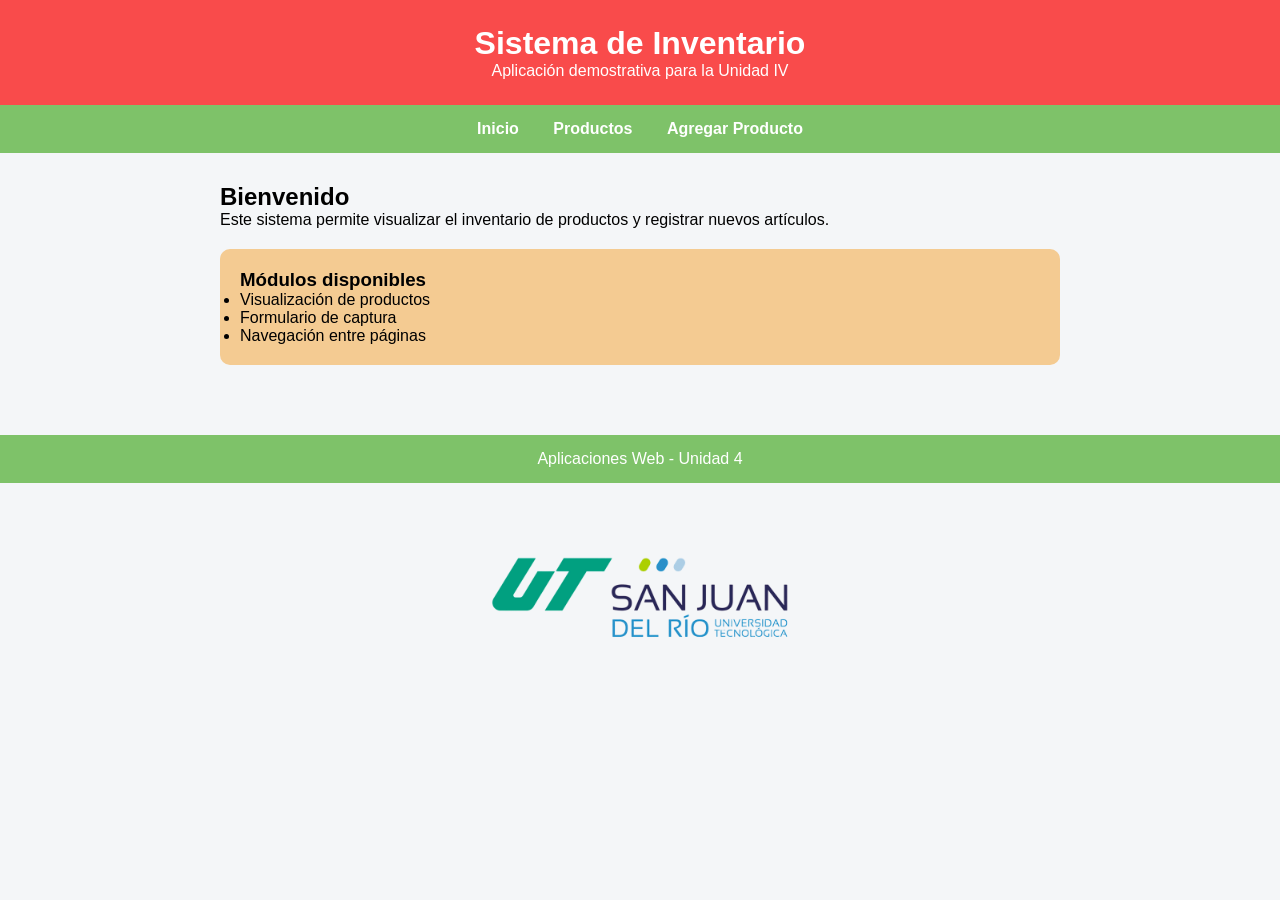
<file: index.html>
<!DOCTYPE html>
<html lang="es">

<head>
    <meta charset="UTF-8">
    <title>Sistema de Inventario</title>
    <link rel="stylesheet" href="style.css?v=2">
    <script>
        // Redirige automáticamente al servidor web local cuando se abre con doble clic (file://)
        if (window.location.protocol === 'file:' || window.location.protocol === 'file') {
            window.location.href = 'http://localhost/inventario-web/index.php';
        }
    </script>
</head>

<body>

    <header>
        <h1>Sistema de Inventario</h1>
        <p>Aplicación demostrativa para la Unidad IV</p>
    </header>

    <nav>
        <a href="http://localhost/inventario-web/index.php">Inicio</a>
        <a href="http://localhost/inventario-web/productos.php">Productos</a>
        <a href="http://localhost/inventario-web/agregar.php">Agregar Producto</a>
    </nav>

    <main>
        <h2>Bienvenido</h2>

        <p>
            Este sistema permite visualizar el inventario de productos
            y registrar nuevos artículos.
        </p>

        <div class="card">
            <h3>Módulos disponibles</h3>
            <ul>
                <li>Visualización de productos</li>
                <li>Formulario de captura</li>
                <li>Navegación entre páginas</li>
            </ul>
        </div>
    </main>

    <footer>
        Aplicaciones Web - Unidad 4
    </footer>
    <br>
    <img src="img/without.png" alt="Logo UTSAN JUAN" class="footer-img">
</body>

</html>
</file>
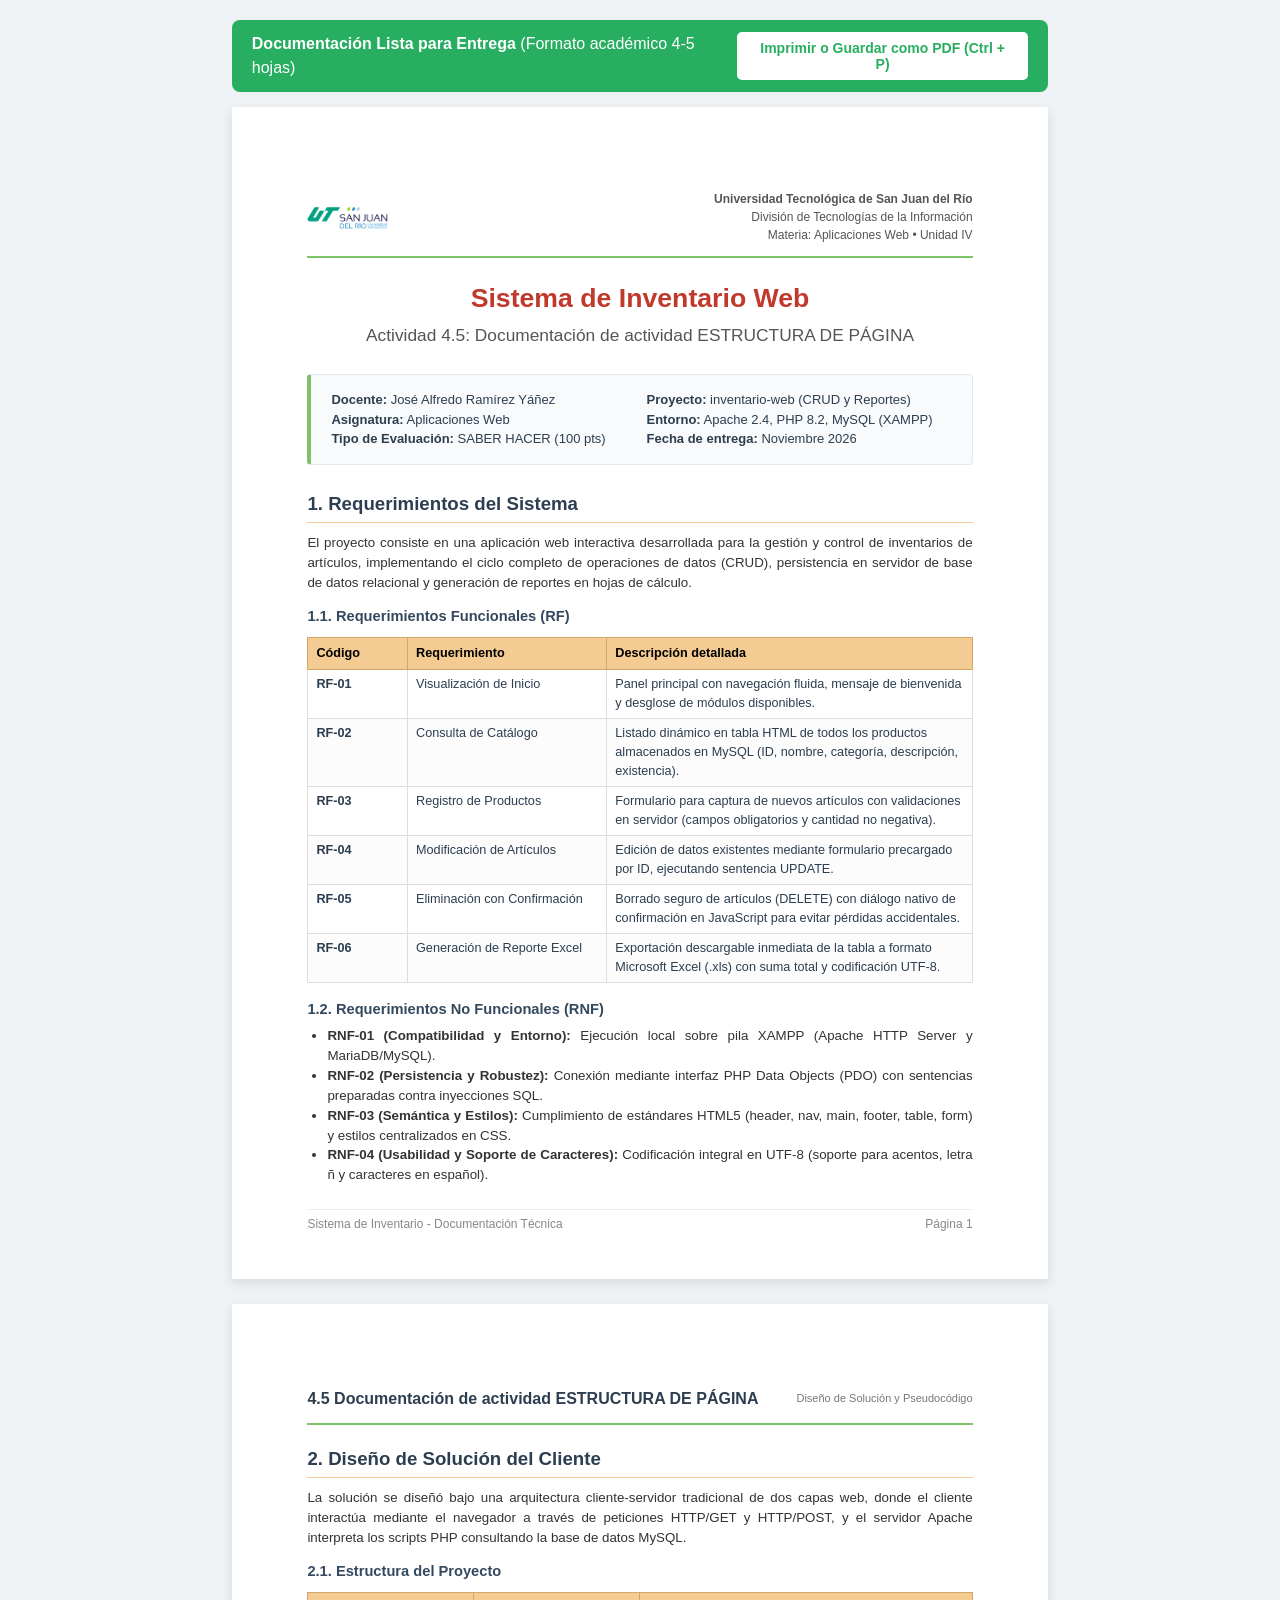
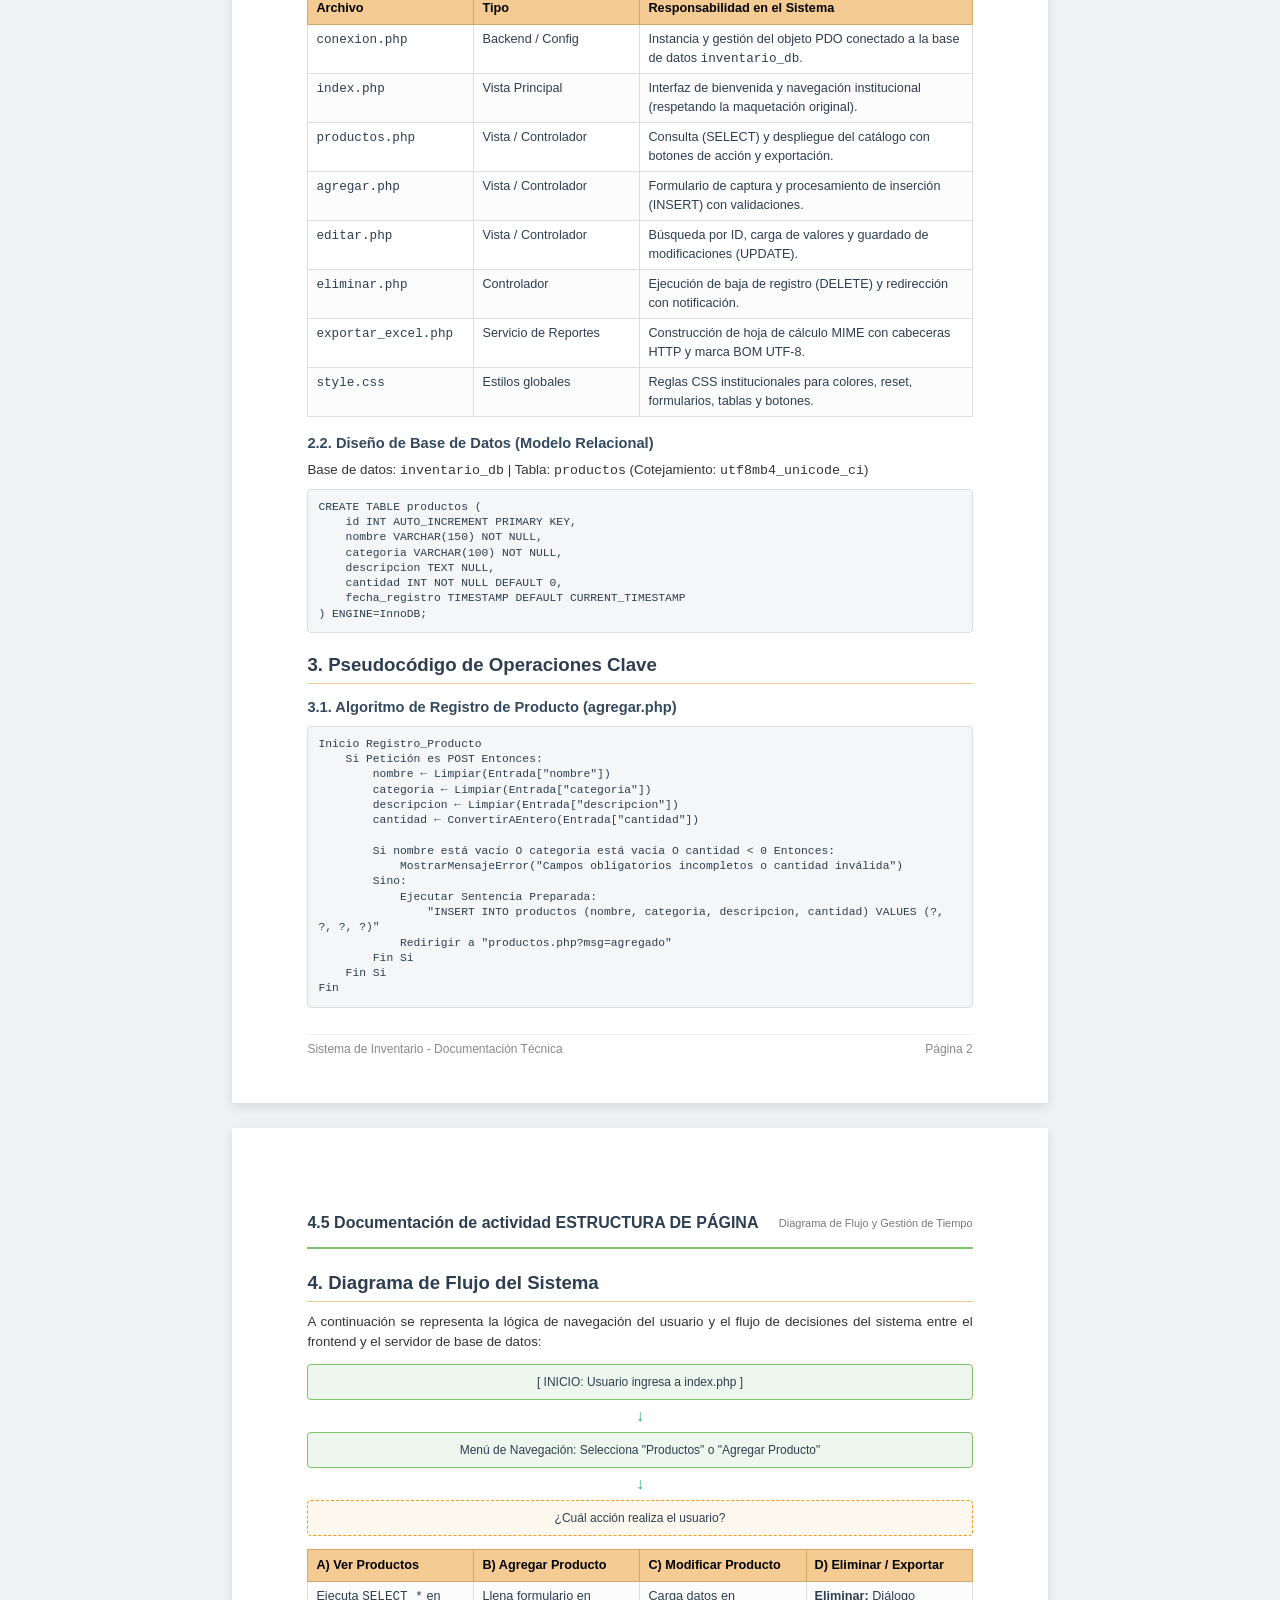
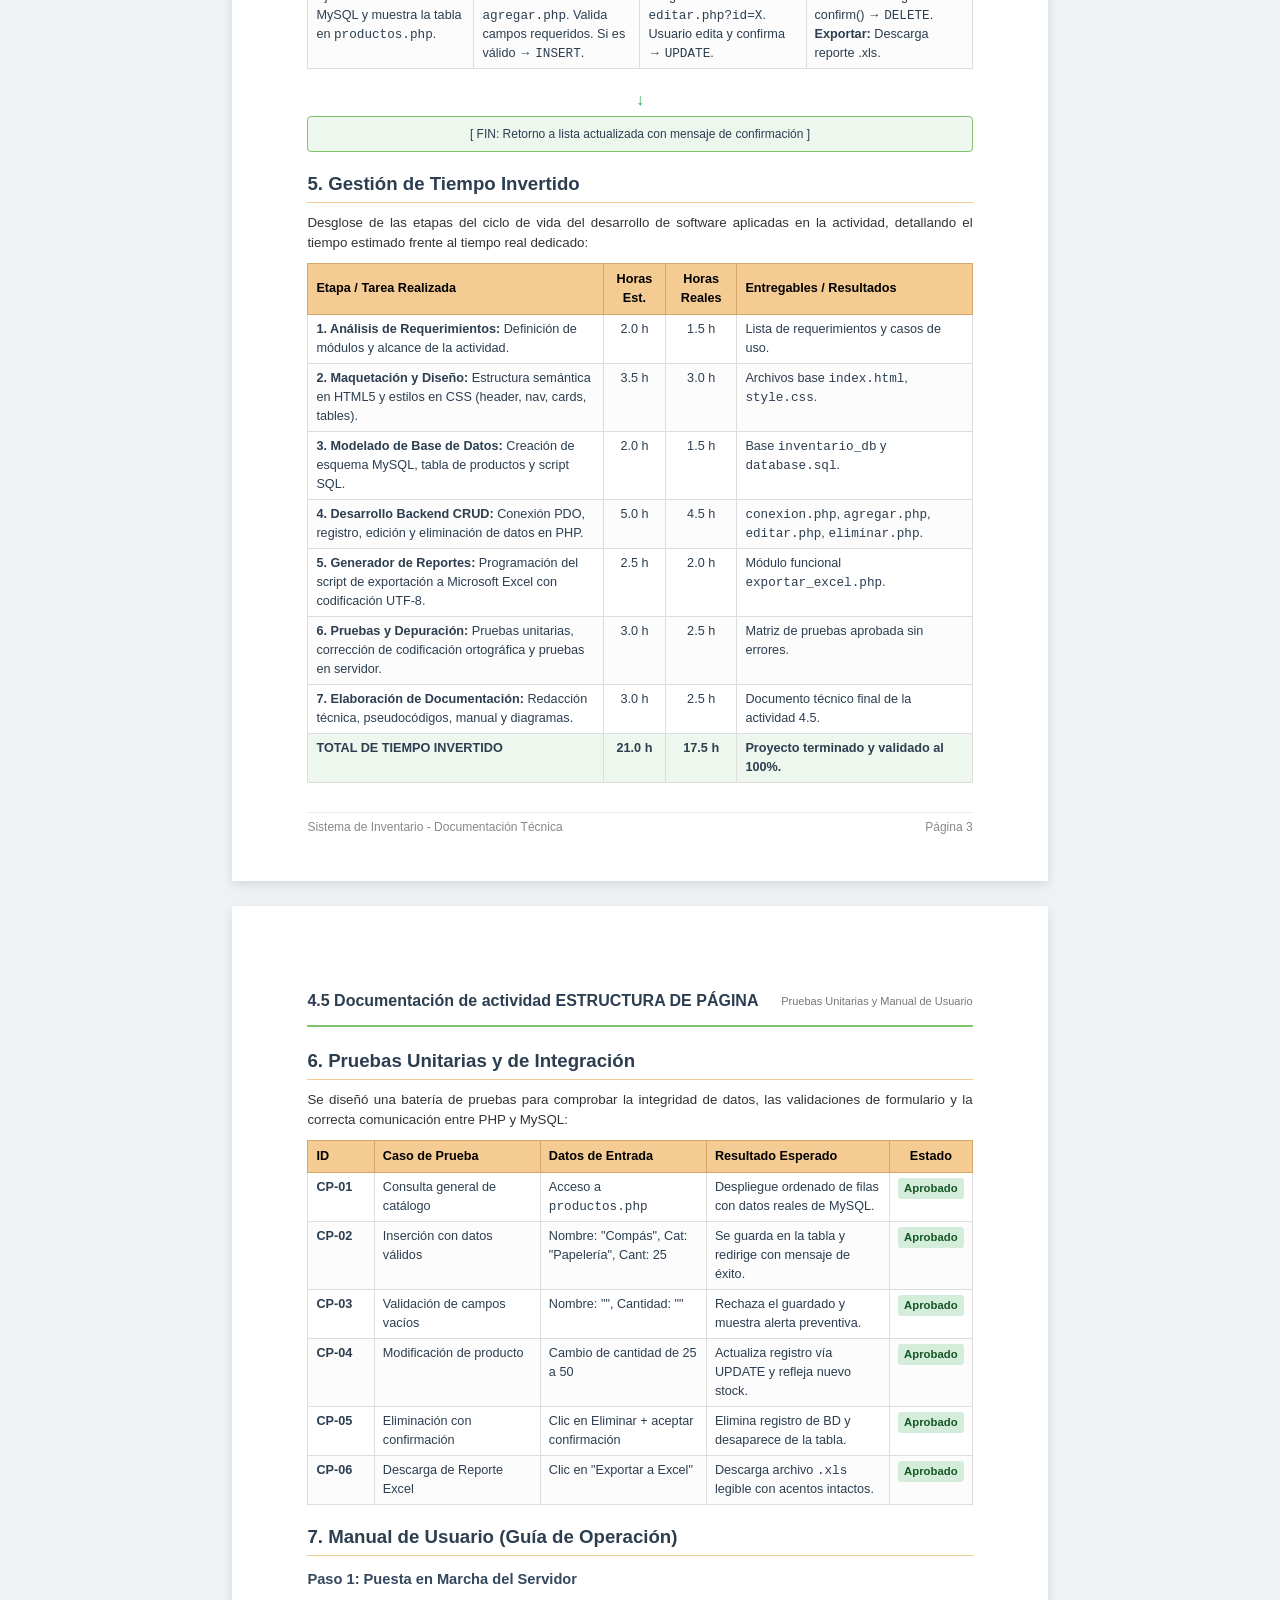
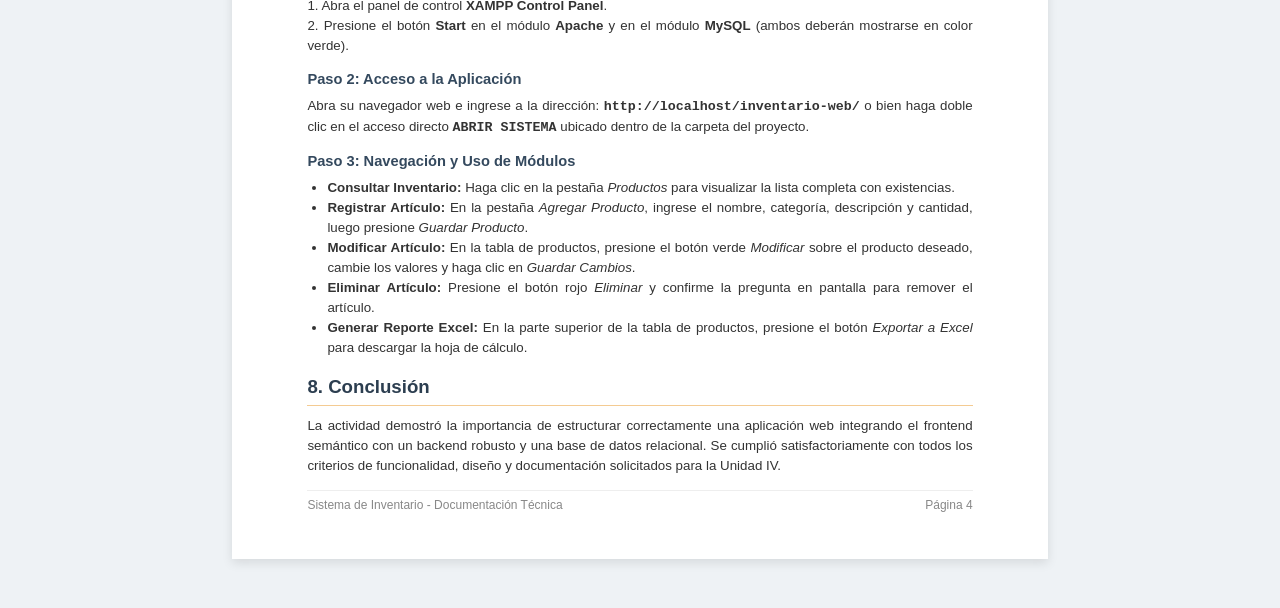
<file: documentacion.html>
<!DOCTYPE html>
<html lang="es">
<head>
    <meta charset="UTF-8">
    <meta name="viewport" content="width=device-width, initial-scale=1.0">
    <title>Documentación - 4.5 Estructura de Página (Sistema de Inventario)</title>
    <style>
        * {
            box-sizing: border-box;
            margin: 0;
            padding: 0;
        }
        body {
            font-family: 'Segoe UI', Arial, Helvetica, sans-serif;
            color: #2c3e50;
            line-height: 1.5;
            background: #eef2f5;
            padding: 20px;
        }
        .hoja {
            background: white;
            width: 216mm;
            min-height: 279mm;
            margin: 0 auto 25px auto;
            padding: 22mm 20mm;
            box-shadow: 0 4px 10px rgba(0,0,0,0.1);
            position: relative;
        }
        @media print {
            body {
                background: white;
                padding: 0;
            }
            .hoja {
                width: 100%;
                min-height: auto;
                box-shadow: none;
                margin: 0;
                padding: 15mm 15mm;
                page-break-after: always;
                break-after: page;
            }
            .no-print {
                display: none !important;
            }
        }
        .barra-imprimir {
            max-width: 216mm;
            margin: 0 auto 15px auto;
            background: #27ae60;
            color: white;
            padding: 12px 20px;
            border-radius: 8px;
            display: flex;
            justify-content: space-between;
            align-items: center;
        }
        .btn-imprimir {
            background: white;
            color: #27ae60;
            border: none;
            padding: 8px 16px;
            font-weight: bold;
            font-size: 14px;
            border-radius: 5px;
            cursor: pointer;
            text-decoration: none;
        }
        .btn-imprimir:hover {
            background: #f0f0f0;
        }
        .encabezado-doc {
            border-bottom: 2px solid #7ec269;
            padding-bottom: 12px;
            margin-bottom: 20px;
            display: flex;
            justify-content: space-between;
            align-items: center;
        }
        .logo-ut {
            max-height: 50px;
        }
        .datos-materia {
            text-align: right;
            font-size: 12px;
            color: #555;
        }
        h1.titulo-portada {
            font-size: 20pt;
            color: #c0392b;
            text-align: center;
            margin: 15px 0 5px 0;
        }
        h2.subtitulo-portada {
            font-size: 13pt;
            color: #555;
            text-align: center;
            margin-bottom: 25px;
            font-weight: normal;
        }
        .caja-datos-portada {
            background: #f8fafc;
            border: 1px solid #e2e8f0;
            border-left: 4px solid #7ec269;
            padding: 15px 20px;
            margin-bottom: 25px;
            border-radius: 4px;
            font-size: 13px;
            display: grid;
            grid-template-columns: 1fr 1fr;
            gap: 10px;
        }
        h2.seccion {
            font-size: 14pt;
            color: #2c3e50;
            border-bottom: 1.5px solid #F4CB92;
            padding-bottom: 4px;
            margin-top: 18px;
            margin-bottom: 10px;
        }
        h3.subseccion {
            font-size: 11pt;
            color: #34495e;
            margin: 12px 0 6px 0;
        }
        p, li {
            font-size: 10pt;
            color: #333;
            text-align: justify;
        }
        ul, ol {
            margin-left: 20px;
            margin-bottom: 10px;
        }
        table.tabla-doc {
            width: 100%;
            border-collapse: collapse;
            margin: 10px 0 15px 0;
            font-size: 9.5pt;
        }
        table.tabla-doc th {
            background: #F4CB92;
            color: #000;
            border: 1px solid #d4a768;
            padding: 6px 8px;
            text-align: left;
            font-weight: bold;
        }
        table.tabla-doc td {
            border: 1px solid #ddd;
            padding: 5px 8px;
            vertical-align: top;
        }
        table.tabla-doc tr:nth-child(even) {
            background: #fcfcfc;
        }
        .codigo-box {
            background: #f4f6f8;
            border: 1px solid #ddd;
            border-radius: 4px;
            padding: 10px;
            font-family: 'Consolas', 'Courier New', monospace;
            font-size: 8.5pt;
            line-height: 1.35;
            margin: 8px 0 12px 0;
            white-space: pre-wrap;
        }
        .pie-pagina {
            position: absolute;
            bottom: 12mm;
            left: 20mm;
            right: 20mm;
            border-top: 1px solid #eee;
            padding-top: 5px;
            font-size: 9pt;
            color: #888;
            display: flex;
            justify-content: space-between;
        }
        @media print {
            .pie-pagina {
                position: static;
                margin-top: 25px;
            }
        }
        .diagrama-contenedor {
            display: flex;
            flex-direction: column;
            gap: 8px;
            margin: 12px 0;
            font-size: 9pt;
        }
        .nodo-diagrama {
            background: #eef7ee;
            border: 1px solid #7ec269;
            border-radius: 4px;
            padding: 8px 12px;
            text-align: center;
            font-weight: 500;
        }
        .nodo-decision {
            background: #fff8ee;
            border: 1px dashed #f39c12;
            border-radius: 4px;
            padding: 8px 12px;
            text-align: center;
            font-weight: 500;
        }
        .flecha {
            text-align: center;
            color: #27ae60;
            font-weight: bold;
            font-size: 12pt;
            line-height: 1;
        }
        .badge-estado {
            display: inline-block;
            background: #d4edda;
            color: #155724;
            padding: 2px 6px;
            border-radius: 3px;
            font-weight: bold;
            font-size: 8.5pt;
        }
    </style>
</head>
<body>

    <div class="barra-imprimir no-print">
        <div>
            <strong>Documentación Lista para Entrega</strong> (Formato académico 4-5 hojas)
        </div>
        <div>
            <button onclick="window.print()" class="btn-imprimir">Imprimir o Guardar como PDF (Ctrl + P)</button>
        </div>
    </div>

    <!-- ==================== PÁGINA 1 ==================== -->
    <div class="hoja">
        <div class="encabezado-doc">
            <img src="img/without.png" alt="Logo UTSAN JUAN" class="logo-ut">
            <div class="datos-materia">
                <strong>Universidad Tecnológica de San Juan del Río</strong><br>
                División de Tecnologías de la Información<br>
                Materia: Aplicaciones Web • Unidad IV
            </div>
        </div>

        <h1 class="titulo-portada">Sistema de Inventario Web</h1>
        <h2 class="subtitulo-portada">Actividad 4.5: Documentación de actividad ESTRUCTURA DE PÁGINA</h2>

        <div class="caja-datos-portada">
            <div>
                <strong>Docente:</strong> José Alfredo Ramírez Yáñez<br>
                <strong>Asignatura:</strong> Aplicaciones Web<br>
                <strong>Tipo de Evaluación:</strong> SABER HACER (100 pts)
            </div>
            <div>
                <strong>Proyecto:</strong> inventario-web (CRUD y Reportes)<br>
                <strong>Entorno:</strong> Apache 2.4, PHP 8.2, MySQL (XAMPP)<br>
                <strong>Fecha de entrega:</strong> Noviembre 2026
            </div>
        </div>

        <h2 class="seccion">1. Requerimientos del Sistema</h2>
        <p>El proyecto consiste en una aplicación web interactiva desarrollada para la gestión y control de inventarios de artículos, implementando el ciclo completo de operaciones de datos (CRUD), persistencia en servidor de base de datos relacional y generación de reportes en hojas de cálculo.</p>

        <h3 class="subseccion">1.1. Requerimientos Funcionales (RF)</h3>
        <table class="tabla-doc">
            <thead>
                <tr>
                    <th style="width: 15%;">Código</th>
                    <th style="width: 30%;">Requerimiento</th>
                    <th>Descripción detallada</th>
                </tr>
            </thead>
            <tbody>
                <tr>
                    <td><strong>RF-01</strong></td>
                    <td>Visualización de Inicio</td>
                    <td>Panel principal con navegación fluida, mensaje de bienvenida y desglose de módulos disponibles.</td>
                </tr>
                <tr>
                    <td><strong>RF-02</strong></td>
                    <td>Consulta de Catálogo</td>
                    <td>Listado dinámico en tabla HTML de todos los productos almacenados en MySQL (ID, nombre, categoría, descripción, existencia).</td>
                </tr>
                <tr>
                    <td><strong>RF-03</strong></td>
                    <td>Registro de Productos</td>
                    <td>Formulario para captura de nuevos artículos con validaciones en servidor (campos obligatorios y cantidad no negativa).</td>
                </tr>
                <tr>
                    <td><strong>RF-04</strong></td>
                    <td>Modificación de Artículos</td>
                    <td>Edición de datos existentes mediante formulario precargado por ID, ejecutando sentencia UPDATE.</td>
                </tr>
                <tr>
                    <td><strong>RF-05</strong></td>
                    <td>Eliminación con Confirmación</td>
                    <td>Borrado seguro de artículos (DELETE) con diálogo nativo de confirmación en JavaScript para evitar pérdidas accidentales.</td>
                </tr>
                <tr>
                    <td><strong>RF-06</strong></td>
                    <td>Generación de Reporte Excel</td>
                    <td>Exportación descargable inmediata de la tabla a formato Microsoft Excel (.xls) con suma total y codificación UTF-8.</td>
                </tr>
            </tbody>
        </table>

        <h3 class="subseccion">1.2. Requerimientos No Funcionales (RNF)</h3>
        <ul>
            <li><strong>RNF-01 (Compatibilidad y Entorno):</strong> Ejecución local sobre pila XAMPP (Apache HTTP Server y MariaDB/MySQL).</li>
            <li><strong>RNF-02 (Persistencia y Robustez):</strong> Conexión mediante interfaz PHP Data Objects (PDO) con sentencias preparadas contra inyecciones SQL.</li>
            <li><strong>RNF-03 (Semántica y Estilos):</strong> Cumplimiento de estándares HTML5 (header, nav, main, footer, table, form) y estilos centralizados en CSS.</li>
            <li><strong>RNF-04 (Usabilidad y Soporte de Caracteres):</strong> Codificación integral en UTF-8 (soporte para acentos, letra ñ y caracteres en español).</li>
        </ul>

        <div class="pie-pagina">
            <span>Sistema de Inventario - Documentación Técnica</span>
            <span>Página 1</span>
        </div>
    </div>

    <!-- ==================== PÁGINA 2 ==================== -->
    <div class="hoja">
        <div class="encabezado-doc">
            <strong>4.5 Documentación de actividad ESTRUCTURA DE PÁGINA</strong>
            <span style="font-size: 11px; color: #777;">Diseño de Solución y Pseudocódigo</span>
        </div>

        <h2 class="seccion">2. Diseño de Solución del Cliente</h2>
        <p>La solución se diseñó bajo una arquitectura cliente-servidor tradicional de dos capas web, donde el cliente interactúa mediante el navegador a través de peticiones HTTP/GET y HTTP/POST, y el servidor Apache interpreta los scripts PHP consultando la base de datos MySQL.</p>

        <h3 class="subseccion">2.1. Estructura del Proyecto</h3>
        <table class="tabla-doc">
            <thead>
                <tr>
                    <th style="width: 25%;">Archivo</th>
                    <th style="width: 25%;">Tipo</th>
                    <th>Responsabilidad en el Sistema</th>
                </tr>
            </thead>
            <tbody>
                <tr>
                    <td><code>conexion.php</code></td>
                    <td>Backend / Config</td>
                    <td>Instancia y gestión del objeto PDO conectado a la base de datos <code>inventario_db</code>.</td>
                </tr>
                <tr>
                    <td><code>index.php</code></td>
                    <td>Vista Principal</td>
                    <td>Interfaz de bienvenida y navegación institucional (respetando la maquetación original).</td>
                </tr>
                <tr>
                    <td><code>productos.php</code></td>
                    <td>Vista / Controlador</td>
                    <td>Consulta (SELECT) y despliegue del catálogo con botones de acción y exportación.</td>
                </tr>
                <tr>
                    <td><code>agregar.php</code></td>
                    <td>Vista / Controlador</td>
                    <td>Formulario de captura y procesamiento de inserción (INSERT) con validaciones.</td>
                </tr>
                <tr>
                    <td><code>editar.php</code></td>
                    <td>Vista / Controlador</td>
                    <td>Búsqueda por ID, carga de valores y guardado de modificaciones (UPDATE).</td>
                </tr>
                <tr>
                    <td><code>eliminar.php</code></td>
                    <td>Controlador</td>
                    <td>Ejecución de baja de registro (DELETE) y redirección con notificación.</td>
                </tr>
                <tr>
                    <td><code>exportar_excel.php</code></td>
                    <td>Servicio de Reportes</td>
                    <td>Construcción de hoja de cálculo MIME con cabeceras HTTP y marca BOM UTF-8.</td>
                </tr>
                <tr>
                    <td><code>style.css</code></td>
                    <td>Estilos globales</td>
                    <td>Reglas CSS institucionales para colores, reset, formularios, tablas y botones.</td>
                </tr>
            </tbody>
        </table>

        <h3 class="subseccion">2.2. Diseño de Base de Datos (Modelo Relacional)</h3>
        <p>Base de datos: <code>inventario_db</code> | Tabla: <code>productos</code> (Cotejamiento: <code>utf8mb4_unicode_ci</code>)</p>
        <div class="codigo-box">CREATE TABLE productos (
    id INT AUTO_INCREMENT PRIMARY KEY,
    nombre VARCHAR(150) NOT NULL,
    categoria VARCHAR(100) NOT NULL,
    descripcion TEXT NULL,
    cantidad INT NOT NULL DEFAULT 0,
    fecha_registro TIMESTAMP DEFAULT CURRENT_TIMESTAMP
) ENGINE=InnoDB;</div>

        <h2 class="seccion">3. Pseudocódigo de Operaciones Clave</h2>

        <h3 class="subseccion">3.1. Algoritmo de Registro de Producto (agregar.php)</h3>
        <div class="codigo-box">Inicio Registro_Producto
    Si Petición es POST Entonces:
        nombre &larr; Limpiar(Entrada["nombre"])
        categoria &larr; Limpiar(Entrada["categoria"])
        descripcion &larr; Limpiar(Entrada["descripcion"])
        cantidad &larr; ConvertirAEntero(Entrada["cantidad"])

        Si nombre está vacío O categoria está vacía O cantidad &lt; 0 Entonces:
            MostrarMensajeError("Campos obligatorios incompletos o cantidad inválida")
        Sino:
            Ejecutar Sentencia Preparada:
                "INSERT INTO productos (nombre, categoria, descripcion, cantidad) VALUES (?, ?, ?, ?)"
            Redirigir a "productos.php?msg=agregado"
        Fin Si
    Fin Si
Fin</div>

        <div class="pie-pagina">
            <span>Sistema de Inventario - Documentación Técnica</span>
            <span>Página 2</span>
        </div>
    </div>

    <!-- ==================== PÁGINA 3 ==================== -->
    <div class="hoja">
        <div class="encabezado-doc">
            <strong>4.5 Documentación de actividad ESTRUCTURA DE PÁGINA</strong>
            <span style="font-size: 11px; color: #777;">Diagrama de Flujo y Gestión de Tiempo</span>
        </div>

        <h2 class="seccion">4. Diagrama de Flujo del Sistema</h2>
        <p>A continuación se representa la lógica de navegación del usuario y el flujo de decisiones del sistema entre el frontend y el servidor de base de datos:</p>

        <div class="diagrama-contenedor">
            <div class="nodo-diagrama">[ INICIO: Usuario ingresa a index.php ]</div>
            <div class="flecha">&darr;</div>
            <div class="nodo-diagrama">Menú de Navegación: Selecciona "Productos" o "Agregar Producto"</div>
            <div class="flecha">&darr;</div>
            <div class="nodo-decision">&iquest;Cuál acción realiza el usuario?</div>
            
            <table class="tabla-doc" style="margin-top: 5px;">
                <tr>
                    <th style="width: 25%;">A) Ver Productos</th>
                    <th style="width: 25%;">B) Agregar Producto</th>
                    <th style="width: 25%;">C) Modificar Producto</th>
                    <th style="width: 25%;">D) Eliminar / Exportar</th>
                </tr>
                <tr>
                    <td>Ejecuta <code>SELECT *</code> en MySQL y muestra la tabla en <code>productos.php</code>.</td>
                    <td>Llena formulario en <code>agregar.php</code>. Valida campos requeridos. Si es válido &rarr; <code>INSERT</code>.</td>
                    <td>Carga datos en <code>editar.php?id=X</code>. Usuario edita y confirma &rarr; <code>UPDATE</code>.</td>
                    <td><strong>Eliminar:</strong> Diálogo confirm() &rarr; <code>DELETE</code>.<br><strong>Exportar:</strong> Descarga reporte .xls.</td>
                </tr>
            </table>

            <div class="flecha">&darr;</div>
            <div class="nodo-diagrama">[ FIN: Retorno a lista actualizada con mensaje de confirmación ]</div>
        </div>

        <h2 class="seccion">5. Gestión de Tiempo Invertido</h2>
        <p>Desglose de las etapas del ciclo de vida del desarrollo de software aplicadas en la actividad, detallando el tiempo estimado frente al tiempo real dedicado:</p>

        <table class="tabla-doc">
            <thead>
                <tr>
                    <th>Etapa / Tarea Realizada</th>
                    <th style="text-align: center;">Horas Est.</th>
                    <th style="text-align: center;">Horas Reales</th>
                    <th>Entregables / Resultados</th>
                </tr>
            </thead>
            <tbody>
                <tr>
                    <td><strong>1. Análisis de Requerimientos:</strong> Definición de módulos y alcance de la actividad.</td>
                    <td style="text-align: center;">2.0 h</td>
                    <td style="text-align: center;">1.5 h</td>
                    <td>Lista de requerimientos y casos de uso.</td>
                </tr>
                <tr>
                    <td><strong>2. Maquetación y Diseño:</strong> Estructura semántica en HTML5 y estilos en CSS (header, nav, cards, tables).</td>
                    <td style="text-align: center;">3.5 h</td>
                    <td style="text-align: center;">3.0 h</td>
                    <td>Archivos base <code>index.html</code>, <code>style.css</code>.</td>
                </tr>
                <tr>
                    <td><strong>3. Modelado de Base de Datos:</strong> Creación de esquema MySQL, tabla de productos y script SQL.</td>
                    <td style="text-align: center;">2.0 h</td>
                    <td style="text-align: center;">1.5 h</td>
                    <td>Base <code>inventario_db</code> y <code>database.sql</code>.</td>
                </tr>
                <tr>
                    <td><strong>4. Desarrollo Backend CRUD:</strong> Conexión PDO, registro, edición y eliminación de datos en PHP.</td>
                    <td style="text-align: center;">5.0 h</td>
                    <td style="text-align: center;">4.5 h</td>
                    <td><code>conexion.php</code>, <code>agregar.php</code>, <code>editar.php</code>, <code>eliminar.php</code>.</td>
                </tr>
                <tr>
                    <td><strong>5. Generador de Reportes:</strong> Programación del script de exportación a Microsoft Excel con codificación UTF-8.</td>
                    <td style="text-align: center;">2.5 h</td>
                    <td style="text-align: center;">2.0 h</td>
                    <td>Módulo funcional <code>exportar_excel.php</code>.</td>
                </tr>
                <tr>
                    <td><strong>6. Pruebas y Depuración:</strong> Pruebas unitarias, corrección de codificación ortográfica y pruebas en servidor.</td>
                    <td style="text-align: center;">3.0 h</td>
                    <td style="text-align: center;">2.5 h</td>
                    <td>Matriz de pruebas aprobada sin errores.</td>
                </tr>
                <tr>
                    <td><strong>7. Elaboración de Documentación:</strong> Redacción técnica, pseudocódigos, manual y diagramas.</td>
                    <td style="text-align: center;">3.0 h</td>
                    <td style="text-align: center;">2.5 h</td>
                    <td>Documento técnico final de la actividad 4.5.</td>
                </tr>
                <tr style="background: #eef7ee; font-weight: bold;">
                    <td>TOTAL DE TIEMPO INVERTIDO</td>
                    <td style="text-align: center;">21.0 h</td>
                    <td style="text-align: center;">17.5 h</td>
                    <td>Proyecto terminado y validado al 100%.</td>
                </tr>
            </tbody>
        </table>

        <div class="pie-pagina">
            <span>Sistema de Inventario - Documentación Técnica</span>
            <span>Página 3</span>
        </div>
    </div>

    <!-- ==================== PÁGINA 4 ==================== -->
    <div class="hoja">
        <div class="encabezado-doc">
            <strong>4.5 Documentación de actividad ESTRUCTURA DE PÁGINA</strong>
            <span style="font-size: 11px; color: #777;">Pruebas Unitarias y Manual de Usuario</span>
        </div>

        <h2 class="seccion">6. Pruebas Unitarias y de Integración</h2>
        <p>Se diseñó una batería de pruebas para comprobar la integridad de datos, las validaciones de formulario y la correcta comunicación entre PHP y MySQL:</p>

        <table class="tabla-doc">
            <thead>
                <tr>
                    <th style="width: 10%;">ID</th>
                    <th style="width: 25%;">Caso de Prueba</th>
                    <th style="width: 25%;">Datos de Entrada</th>
                    <th>Resultado Esperado</th>
                    <th style="width: 12%; text-align: center;">Estado</th>
                </tr>
            </thead>
            <tbody>
                <tr>
                    <td><strong>CP-01</strong></td>
                    <td>Consulta general de catálogo</td>
                    <td>Acceso a <code>productos.php</code></td>
                    <td>Despliegue ordenado de filas con datos reales de MySQL.</td>
                    <td style="text-align: center;"><span class="badge-estado">Aprobado</span></td>
                </tr>
                <tr>
                    <td><strong>CP-02</strong></td>
                    <td>Inserción con datos válidos</td>
                    <td>Nombre: "Compás", Cat: "Papelería", Cant: 25</td>
                    <td>Se guarda en la tabla y redirige con mensaje de éxito.</td>
                    <td style="text-align: center;"><span class="badge-estado">Aprobado</span></td>
                </tr>
                <tr>
                    <td><strong>CP-03</strong></td>
                    <td>Validación de campos vacíos</td>
                    <td>Nombre: "", Cantidad: ""</td>
                    <td>Rechaza el guardado y muestra alerta preventiva.</td>
                    <td style="text-align: center;"><span class="badge-estado">Aprobado</span></td>
                </tr>
                <tr>
                    <td><strong>CP-04</strong></td>
                    <td>Modificación de producto</td>
                    <td>Cambio de cantidad de 25 a 50</td>
                    <td>Actualiza registro vía UPDATE y refleja nuevo stock.</td>
                    <td style="text-align: center;"><span class="badge-estado">Aprobado</span></td>
                </tr>
                <tr>
                    <td><strong>CP-05</strong></td>
                    <td>Eliminación con confirmación</td>
                    <td>Clic en Eliminar + aceptar confirmación</td>
                    <td>Elimina registro de BD y desaparece de la tabla.</td>
                    <td style="text-align: center;"><span class="badge-estado">Aprobado</span></td>
                </tr>
                <tr>
                    <td><strong>CP-06</strong></td>
                    <td>Descarga de Reporte Excel</td>
                    <td>Clic en "Exportar a Excel"</td>
                    <td>Descarga archivo <code>.xls</code> legible con acentos intactos.</td>
                    <td style="text-align: center;"><span class="badge-estado">Aprobado</span></td>
                </tr>
            </tbody>
        </table>

        <h2 class="seccion">7. Manual de Usuario (Guía de Operación)</h2>

        <h3 class="subseccion">Paso 1: Puesta en Marcha del Servidor</h3>
        <p>1. Abra el panel de control <strong>XAMPP Control Panel</strong>.<br>
        2. Presione el botón <strong>Start</strong> en el módulo <strong>Apache</strong> y en el módulo <strong>MySQL</strong> (ambos deberán mostrarse en color verde).</p>

        <h3 class="subseccion">Paso 2: Acceso a la Aplicación</h3>
        <p>Abra su navegador web e ingrese a la dirección: <strong><code>http://localhost/inventario-web/</code></strong> o bien haga doble clic en el acceso directo <strong><code>ABRIR SISTEMA</code></strong> ubicado dentro de la carpeta del proyecto.</p>

        <h3 class="subseccion">Paso 3: Navegación y Uso de Módulos</h3>
        <ul>
            <li><strong>Consultar Inventario:</strong> Haga clic en la pestaña <em>Productos</em> para visualizar la lista completa con existencias.</li>
            <li><strong>Registrar Artículo:</strong> En la pestaña <em>Agregar Producto</em>, ingrese el nombre, categoría, descripción y cantidad, luego presione <em>Guardar Producto</em>.</li>
            <li><strong>Modificar Artículo:</strong> En la tabla de productos, presione el botón verde <em>Modificar</em> sobre el producto deseado, cambie los valores y haga clic en <em>Guardar Cambios</em>.</li>
            <li><strong>Eliminar Artículo:</strong> Presione el botón rojo <em>Eliminar</em> y confirme la pregunta en pantalla para remover el artículo.</li>
            <li><strong>Generar Reporte Excel:</strong> En la parte superior de la tabla de productos, presione el botón <em>Exportar a Excel</em> para descargar la hoja de cálculo.</li>
        </ul>

        <h2 class="seccion" style="margin-top: 15px;">8. Conclusión</h2>
        <p>La actividad demostró la importancia de estructurar correctamente una aplicación web integrando el frontend semántico con un backend robusto y una base de datos relacional. Se cumplió satisfactoriamente con todos los criterios de funcionalidad, diseño y documentación solicitados para la Unidad IV.</p>

        <div class="pie-pagina">
            <span>Sistema de Inventario - Documentación Técnica</span>
            <span>Página 4</span>
        </div>
    </div>

</body>
</html>
</file>
<file: style.css>
*{
    margin:0;
    padding:0;
    box-sizing:border-box;
}

body{
    font-family:Arial, Helvetica, sans-serif;
    background:#f4f6f8;
}

header{
    background:#fb1b1bc6;
    color:white;
    padding:25px;
    text-align:center;
}

nav{
    background:#7ec269;
    padding:15px;
    text-align:center;
}

nav a{
    color:white;
    text-decoration:none;
    margin:0 15px;
    font-weight:bold;
}

main{
    max-width:900px;
    margin:auto;
    padding:30px;
}

.card{
    background:rgb(244, 203, 146);
    padding:20px;
    margin-top:20px;
    border-radius:10px;
}

table{
    width:100%;
    border-collapse:collapse;
    background:white;
}

th{
    background:#F4CB92;
    color:rgb(0, 0, 0);
}

th, td{
    border:1px solid #ddd;
    padding:12px;
    text-align:center;
}

form{
    background:white;
    padding:25px;
    border-radius:10px;
}

label{
    display:block;
    margin-top:15px;
    margin-bottom:5px;
}

input,
textarea{
    width:100%;
    padding:10px;
}

button{
    margin-top:20px;
    padding:12px;
    width:100%;
    border:none;
    background:#F4CB92;
    color:rgb(0, 0, 0);
    font-size:16px;
    cursor:pointer;
}

button:hover{
    background:#084298;
    color:white;
}

footer{
    margin-top:40px;
    background:#7ec269;
    color:white;
    text-align:center;
    padding:15px;
}

.footer-img {
    display: block;
    margin: 0 auto;
    max-width: 300px;
    height: auto;
}

/* Botones para las nuevas funcionalidades solicitadas */
.btn-modificar {
    display: inline-block;
    background: #7ec269;
    color: white !important;
    text-decoration: none;
    padding: 6px 12px;
    border-radius: 4px;
    font-weight: bold;
    font-size: 13px;
    margin: 2px 4px;
}

.btn-modificar:hover {
    background: #5fa44c;
    color: white !important;
}

.btn-eliminar {
    display: inline-block;
    background: #fb1b1bc6;
    color: white !important;
    text-decoration: none;
    padding: 6px 12px;
    border-radius: 4px;
    font-weight: bold;
    font-size: 13px;
    margin: 2px 4px;
}

.btn-eliminar:hover {
    background: #c01414;
    color: white !important;
}

.btn-exportar {
    display: inline-block;
    background: #F4CB92;
    color: rgb(0, 0, 0);
    text-decoration: none;
    padding: 10px 16px;
    font-weight: bold;
    font-size: 14px;
    border-radius: 6px;
    border: 1px solid #d4a768;
    margin-bottom: 15px;
    cursor: pointer;
}

.btn-exportar:hover {
    background: #084298;
    color: white;
}

/* Alertas de mensajes */
.alerta {
    padding: 12px;
    margin-bottom: 20px;
    border-radius: 6px;
    text-align: center;
    font-weight: bold;
}

.alerta-exito {
    background: #d4edda;
    color: #155724;
    border: 1px solid #c3e6cb;
}

.alerta-error {
    background: #f8d7da;
    color: #721c24;
    border: 1px solid #f5c6cb;
}
</file>
